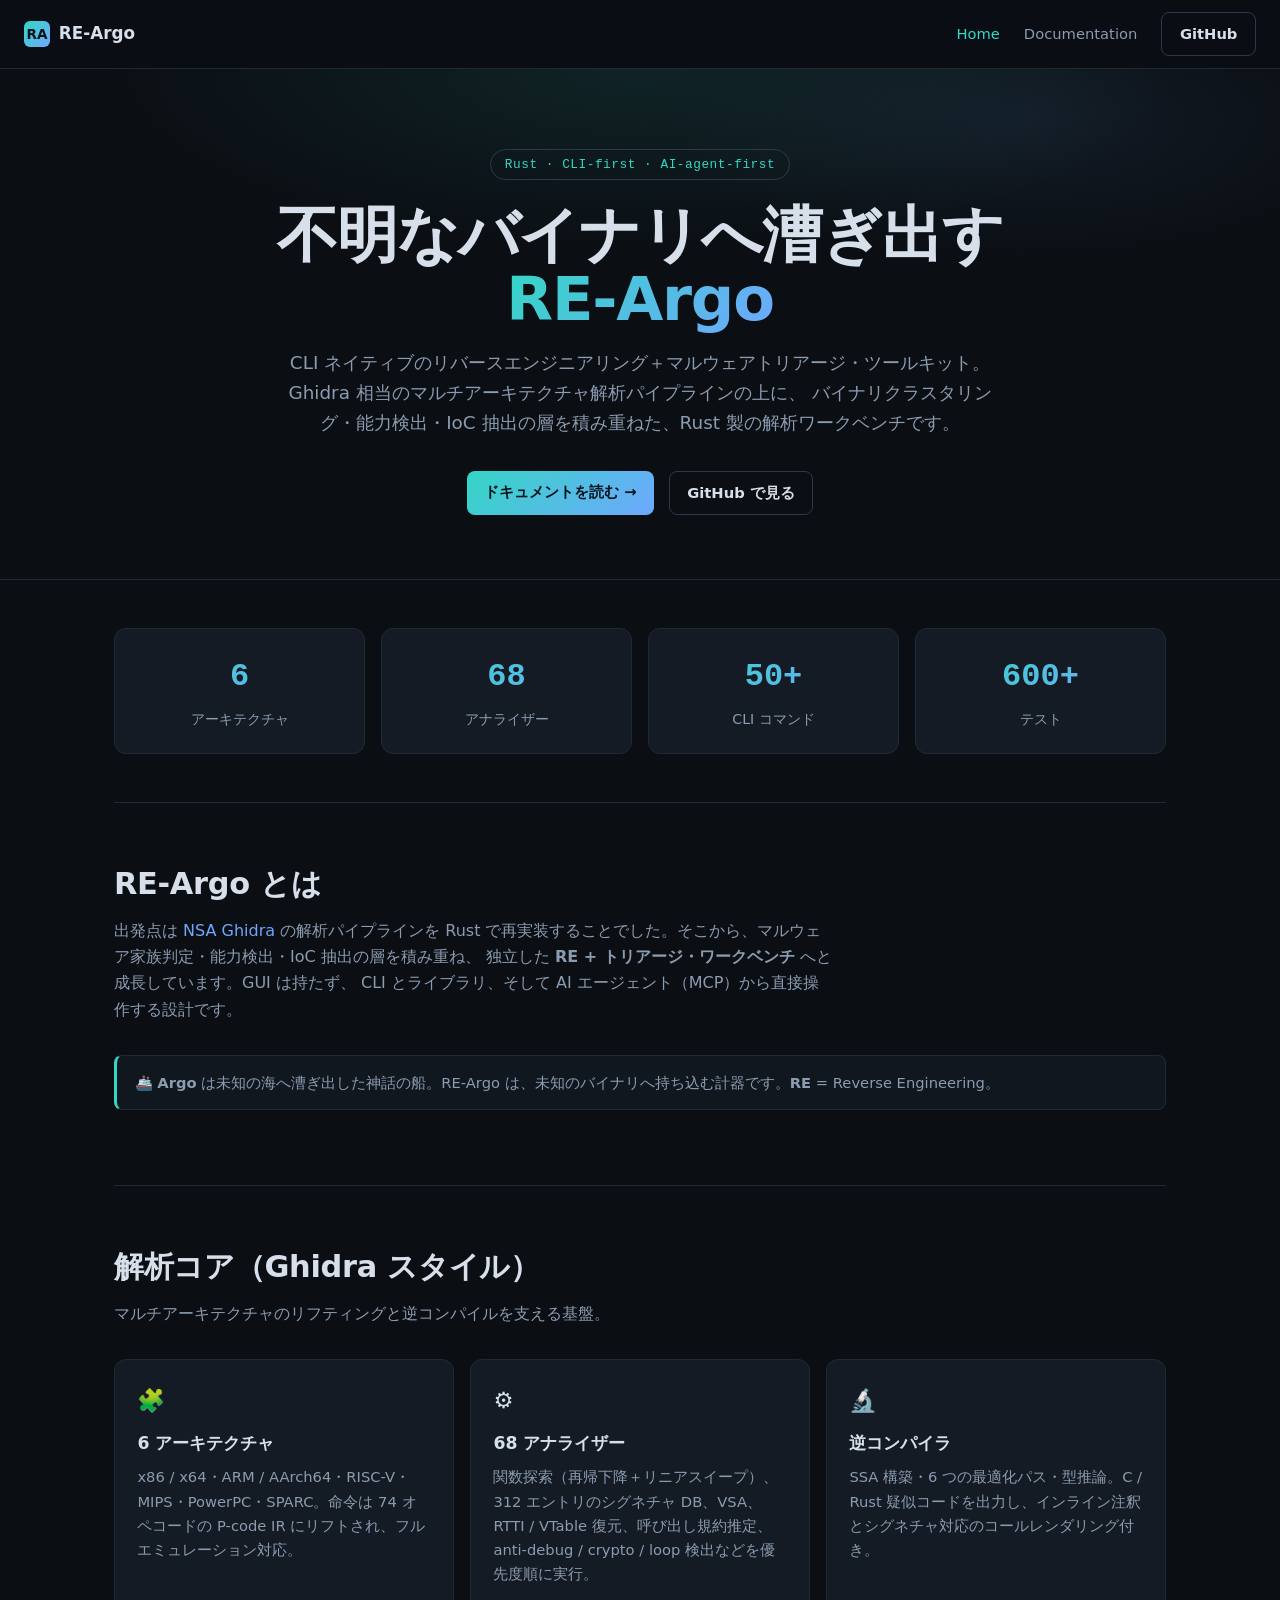
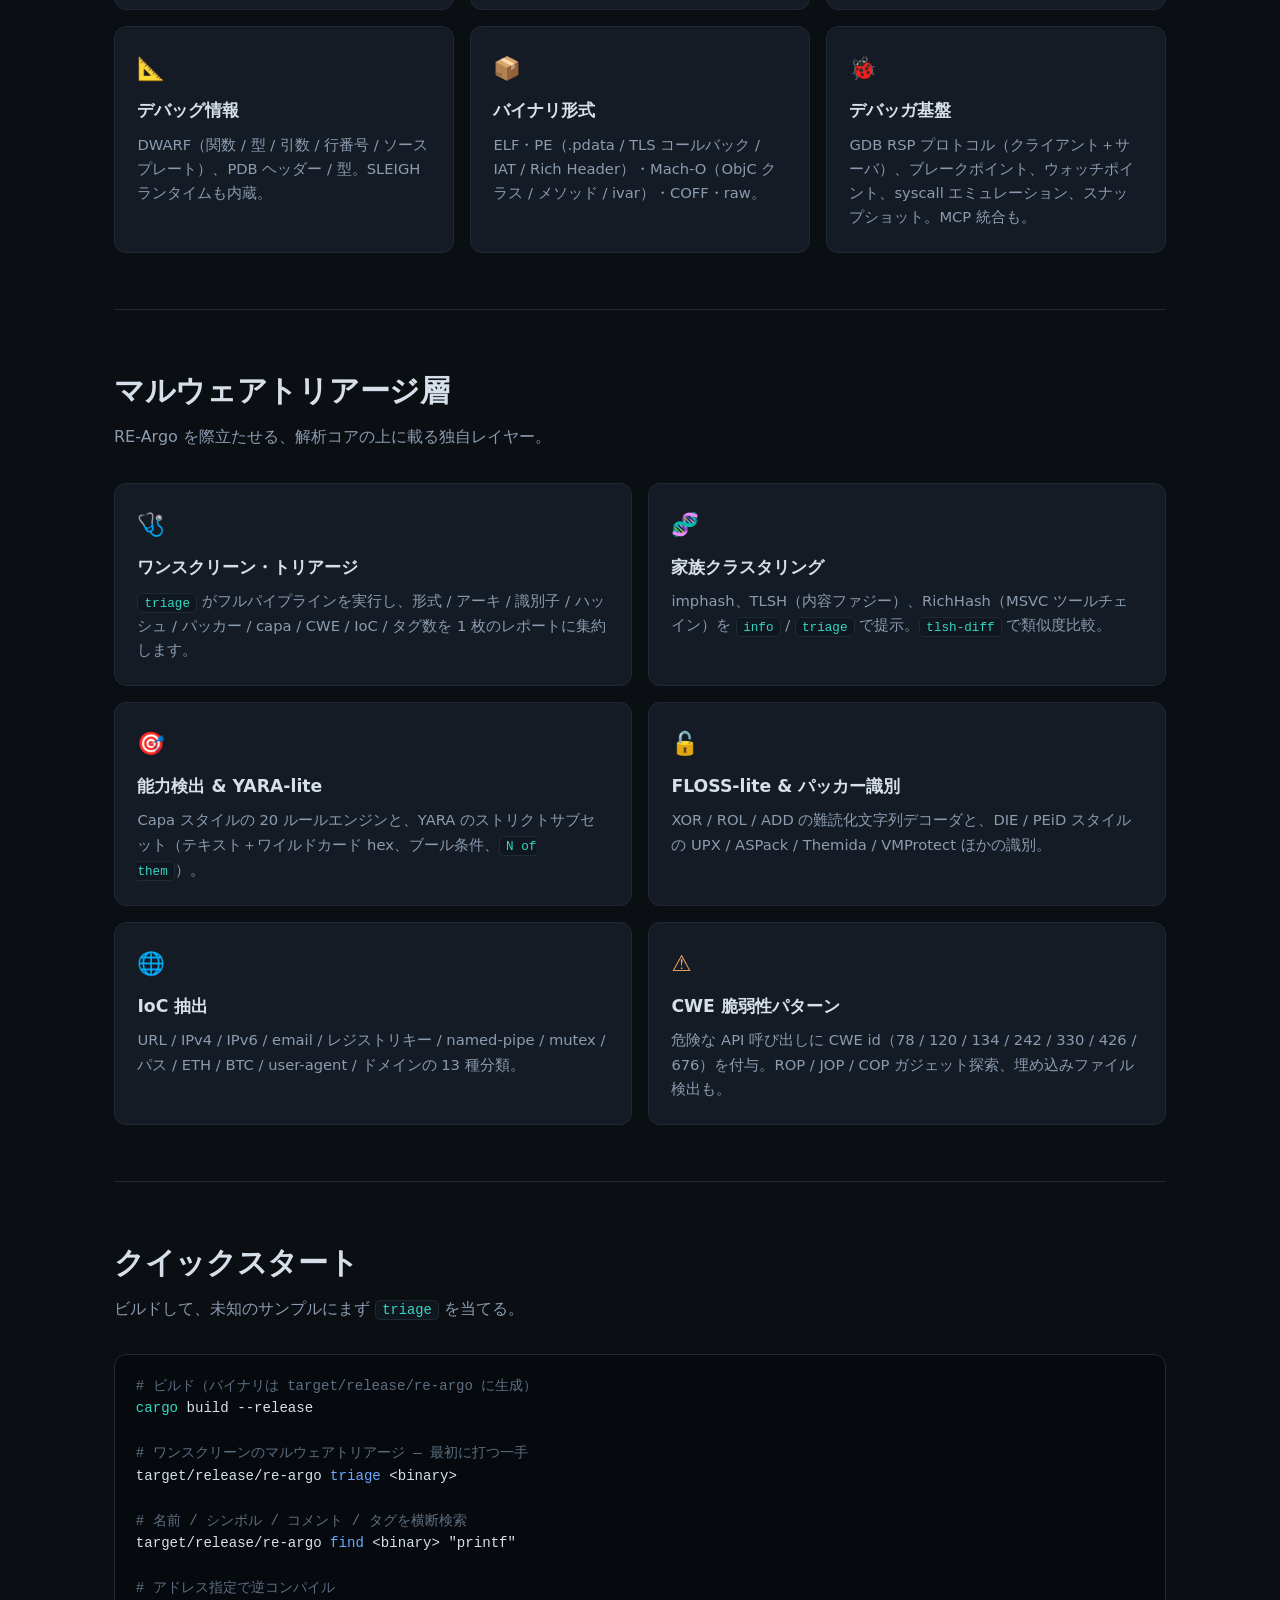
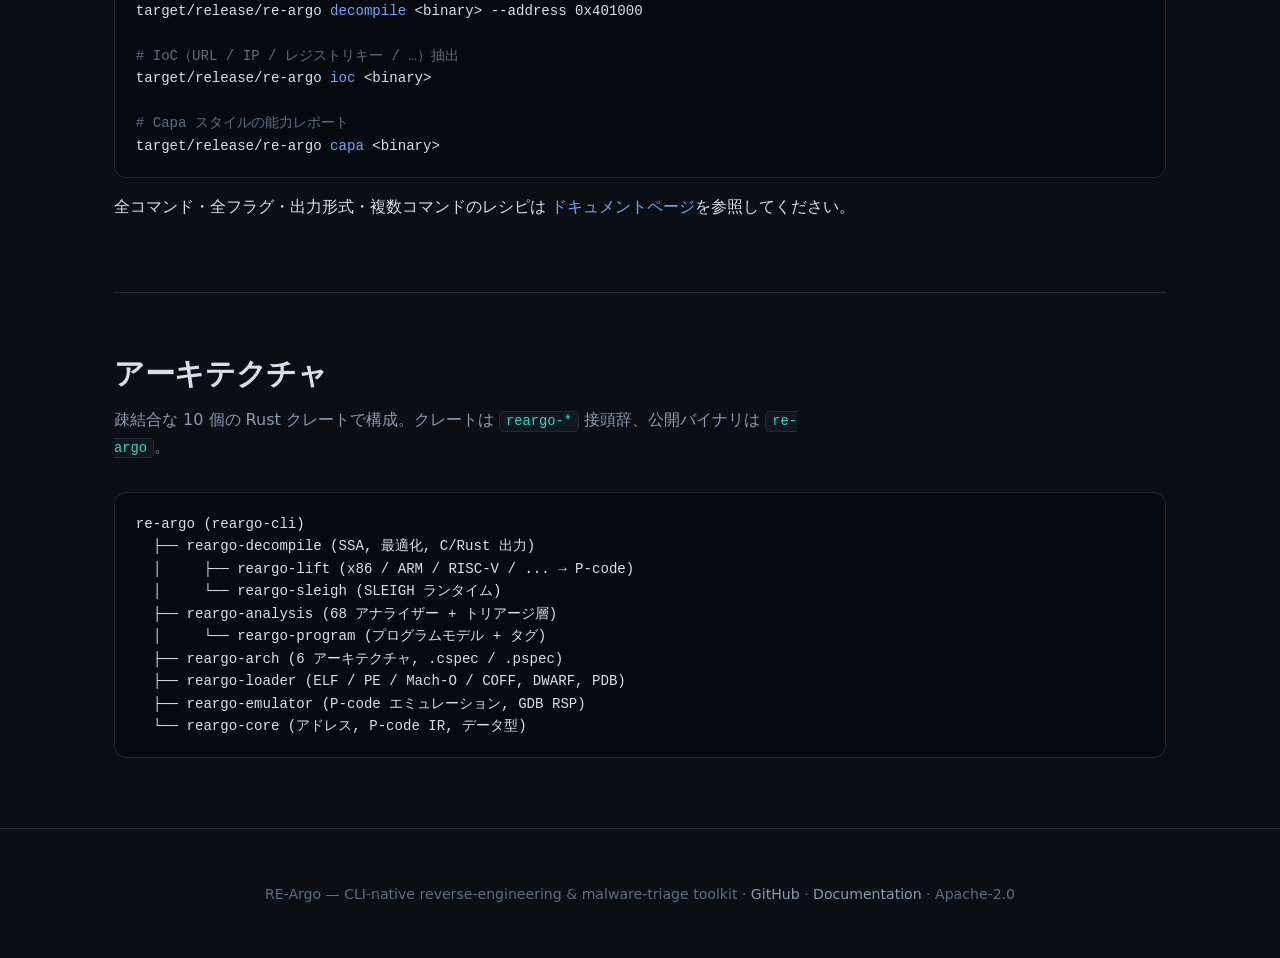
<file: docs/index.html>
<!DOCTYPE html>
<html lang="ja">
<head>
<meta charset="UTF-8">
<meta name="viewport" content="width=device-width, initial-scale=1.0">
<title>RE-Argo — CLI-native reverse-engineering &amp; malware-triage toolkit</title>
<meta name="description" content="RE-Argo は Rust 製の CLI ネイティブなリバースエンジニアリング＋マルウェアトリアージ・ツールキット。Ghidra 相当のマルチアーキテクチャ解析パイプライン上に、バイナリクラスタリング・能力検出・IoC 抽出層を備えます。">
<link rel="stylesheet" href="styles.css">
</head>
<body>

<nav class="nav">
  <a class="brand" href="index.html">
    <span class="logo">RA</span> RE-Argo
  </a>
  <span class="spacer"></span>
  <a class="navlink active hide-sm" href="index.html">Home</a>
  <a class="navlink" href="documentation.html">Documentation</a>
  <a class="btn" href="https://github.com/ynaoak/re-argo">GitHub</a>
</nav>

<header class="hero">
  <span class="eyebrow">Rust · CLI-first · AI-agent-first</span>
  <h1>不明なバイナリへ漕ぎ出す<br><span class="grad">RE-Argo</span></h1>
  <p class="lead">
    CLI ネイティブのリバースエンジニアリング＋マルウェアトリアージ・ツールキット。
    Ghidra 相当のマルチアーキテクチャ解析パイプラインの上に、
    バイナリクラスタリング・能力検出・IoC 抽出の層を積み重ねた、Rust 製の解析ワークベンチです。
  </p>
  <div class="cta">
    <a class="btn primary" href="documentation.html">ドキュメントを読む →</a>
    <a class="btn" href="https://github.com/ynaoak/re-argo">GitHub で見る</a>
  </div>
</header>

<div class="wrap">
  <div class="stats">
    <div class="stat"><div class="num">6</div><div class="label">アーキテクチャ</div></div>
    <div class="stat"><div class="num">68</div><div class="label">アナライザー</div></div>
    <div class="stat"><div class="num">50+</div><div class="label">CLI コマンド</div></div>
    <div class="stat"><div class="num">600+</div><div class="label">テスト</div></div>
  </div>
</div>

<div class="wrap">
  <section class="block" id="what">
    <h2>RE-Argo とは</h2>
    <p class="sub">
      出発点は <a href="https://github.com/NationalSecurityAgency/ghidra">NSA Ghidra</a> の解析パイプラインを
      Rust で再実装することでした。そこから、マルウェア家族判定・能力検出・IoC 抽出の層を積み重ね、
      独立した <strong>RE + トリアージ・ワークベンチ</strong> へと成長しています。GUI は持たず、
      CLI とライブラリ、そして AI エージェント（MCP）から直接操作する設計です。
    </p>
    <div class="callout">
      🚢 <strong>Argo</strong> は未知の海へ漕ぎ出した神話の船。RE-Argo は、未知のバイナリへ持ち込む計器です。<strong>RE</strong> = Reverse Engineering。
    </div>
  </section>

  <section class="block" id="core">
    <h2>解析コア（Ghidra スタイル）</h2>
    <p class="sub">マルチアーキテクチャのリフティングと逆コンパイルを支える基盤。</p>
    <div class="grid cols-3">
      <div class="card">
        <div class="icon">🧩</div>
        <h3>6 アーキテクチャ</h3>
        <p>x86 / x64・ARM / AArch64・RISC-V・MIPS・PowerPC・SPARC。命令は 74 オペコードの P-code IR にリフトされ、フルエミュレーション対応。</p>
      </div>
      <div class="card">
        <div class="icon">⚙️</div>
        <h3>68 アナライザー</h3>
        <p>関数探索（再帰下降＋リニアスイープ）、312 エントリのシグネチャ DB、VSA、RTTI / VTable 復元、呼び出し規約推定、anti-debug / crypto / loop 検出などを優先度順に実行。</p>
      </div>
      <div class="card">
        <div class="icon">🔬</div>
        <h3>逆コンパイラ</h3>
        <p>SSA 構築・6 つの最適化パス・型推論。C / Rust 疑似コードを出力し、インライン注釈とシグネチャ対応のコールレンダリング付き。</p>
      </div>
      <div class="card">
        <div class="icon">📐</div>
        <h3>デバッグ情報</h3>
        <p>DWARF（関数 / 型 / 引数 / 行番号 / ソースプレート）、PDB ヘッダー / 型。SLEIGH ランタイムも内蔵。</p>
      </div>
      <div class="card">
        <div class="icon">📦</div>
        <h3>バイナリ形式</h3>
        <p>ELF・PE（.pdata / TLS コールバック / IAT / Rich Header）・Mach-O（ObjC クラス / メソッド / ivar）・COFF・raw。</p>
      </div>
      <div class="card">
        <div class="icon">🐞</div>
        <h3>デバッガ基盤</h3>
        <p>GDB RSP プロトコル（クライアント＋サーバ）、ブレークポイント、ウォッチポイント、syscall エミュレーション、スナップショット。MCP 統合も。</p>
      </div>
    </div>
  </section>

  <section class="block" id="triage">
    <h2>マルウェアトリアージ層</h2>
    <p class="sub">RE-Argo を際立たせる、解析コアの上に載る独自レイヤー。</p>
    <div class="grid cols-2">
      <div class="card">
        <div class="icon tag-accent">🩺</div>
        <h3>ワンスクリーン・トリアージ</h3>
        <p><code>triage</code> がフルパイプラインを実行し、形式 / アーキ / 識別子 / ハッシュ / パッカー / capa / CWE / IoC / タグ数を 1 枚のレポートに集約します。</p>
      </div>
      <div class="card">
        <div class="icon tag-accent">🧬</div>
        <h3>家族クラスタリング</h3>
        <p>imphash、TLSH（内容ファジー）、RichHash（MSVC ツールチェイン）を <code>info</code> / <code>triage</code> で提示。<code>tlsh-diff</code> で類似度比較。</p>
      </div>
      <div class="card">
        <div class="icon tag-accent">🎯</div>
        <h3>能力検出 &amp; YARA-lite</h3>
        <p>Capa スタイルの 20 ルールエンジンと、YARA のストリクトサブセット（テキスト＋ワイルドカード hex、ブール条件、<code>N of them</code>）。</p>
      </div>
      <div class="card">
        <div class="icon tag-accent">🔓</div>
        <h3>FLOSS-lite &amp; パッカー識別</h3>
        <p>XOR / ROL / ADD の難読化文字列デコーダと、DIE / PEiD スタイルの UPX / ASPack / Themida / VMProtect ほかの識別。</p>
      </div>
      <div class="card">
        <div class="icon tag-accent">🌐</div>
        <h3>IoC 抽出</h3>
        <p>URL / IPv4 / IPv6 / email / レジストリキー / named-pipe / mutex / パス / ETH / BTC / user-agent / ドメインの 13 種分類。</p>
      </div>
      <div class="card">
        <div class="icon tag-warn">⚠️</div>
        <h3>CWE 脆弱性パターン</h3>
        <p>危険な API 呼び出しに CWE id（78 / 120 / 134 / 242 / 330 / 426 / 676）を付与。ROP / JOP / COP ガジェット探索、埋め込みファイル検出も。</p>
      </div>
    </div>
  </section>

  <section class="block" id="quickstart">
    <h2>クイックスタート</h2>
    <p class="sub">ビルドして、未知のサンプルにまず <code>triage</code> を当てる。</p>
<pre><code><span class="code-comment"># ビルド（バイナリは target/release/re-argo に生成）</span>
<span class="code-cmd">cargo</span> build --release

<span class="code-comment"># ワンスクリーンのマルウェアトリアージ — 最初に打つ一手</span>
target/release/re-argo <span class="code-arg">triage</span> &lt;binary&gt;

<span class="code-comment"># 名前 / シンボル / コメント / タグを横断検索</span>
target/release/re-argo <span class="code-arg">find</span> &lt;binary&gt; "printf"

<span class="code-comment"># アドレス指定で逆コンパイル</span>
target/release/re-argo <span class="code-arg">decompile</span> &lt;binary&gt; --address 0x401000

<span class="code-comment"># IoC（URL / IP / レジストリキー / …）抽出</span>
target/release/re-argo <span class="code-arg">ioc</span> &lt;binary&gt;

<span class="code-comment"># Capa スタイルの能力レポート</span>
target/release/re-argo <span class="code-arg">capa</span> &lt;binary&gt;</code></pre>
    <p style="margin-top:1rem;">
      全コマンド・全フラグ・出力形式・複数コマンドのレシピは
      <a href="documentation.html">ドキュメントページ</a>を参照してください。
    </p>
  </section>

  <section class="block arch" id="architecture">
    <h2>アーキテクチャ</h2>
    <p class="sub">疎結合な 10 個の Rust クレートで構成。クレートは <code>reargo-*</code> 接頭辞、公開バイナリは <code>re-argo</code>。</p>
<pre><code>re-argo (reargo-cli)
  ├── reargo-decompile (SSA, 最適化, C/Rust 出力)
  │     ├── reargo-lift (x86 / ARM / RISC-V / ... → P-code)
  │     └── reargo-sleigh (SLEIGH ランタイム)
  ├── reargo-analysis (68 アナライザー + トリアージ層)
  │     └── reargo-program (プログラムモデル + タグ)
  ├── reargo-arch (6 アーキテクチャ, .cspec / .pspec)
  ├── reargo-loader (ELF / PE / Mach-O / COFF, DWARF, PDB)
  ├── reargo-emulator (P-code エミュレーション, GDB RSP)
  └── reargo-core (アドレス, P-code IR, データ型)</code></pre>
  </section>
</div>

<footer>
  <p>
    RE-Argo — CLI-native reverse-engineering &amp; malware-triage toolkit ·
    <a href="https://github.com/ynaoak/re-argo">GitHub</a> ·
    <a href="documentation.html">Documentation</a> ·
    Apache-2.0
  </p>
</footer>

</body>
</html>
</file>
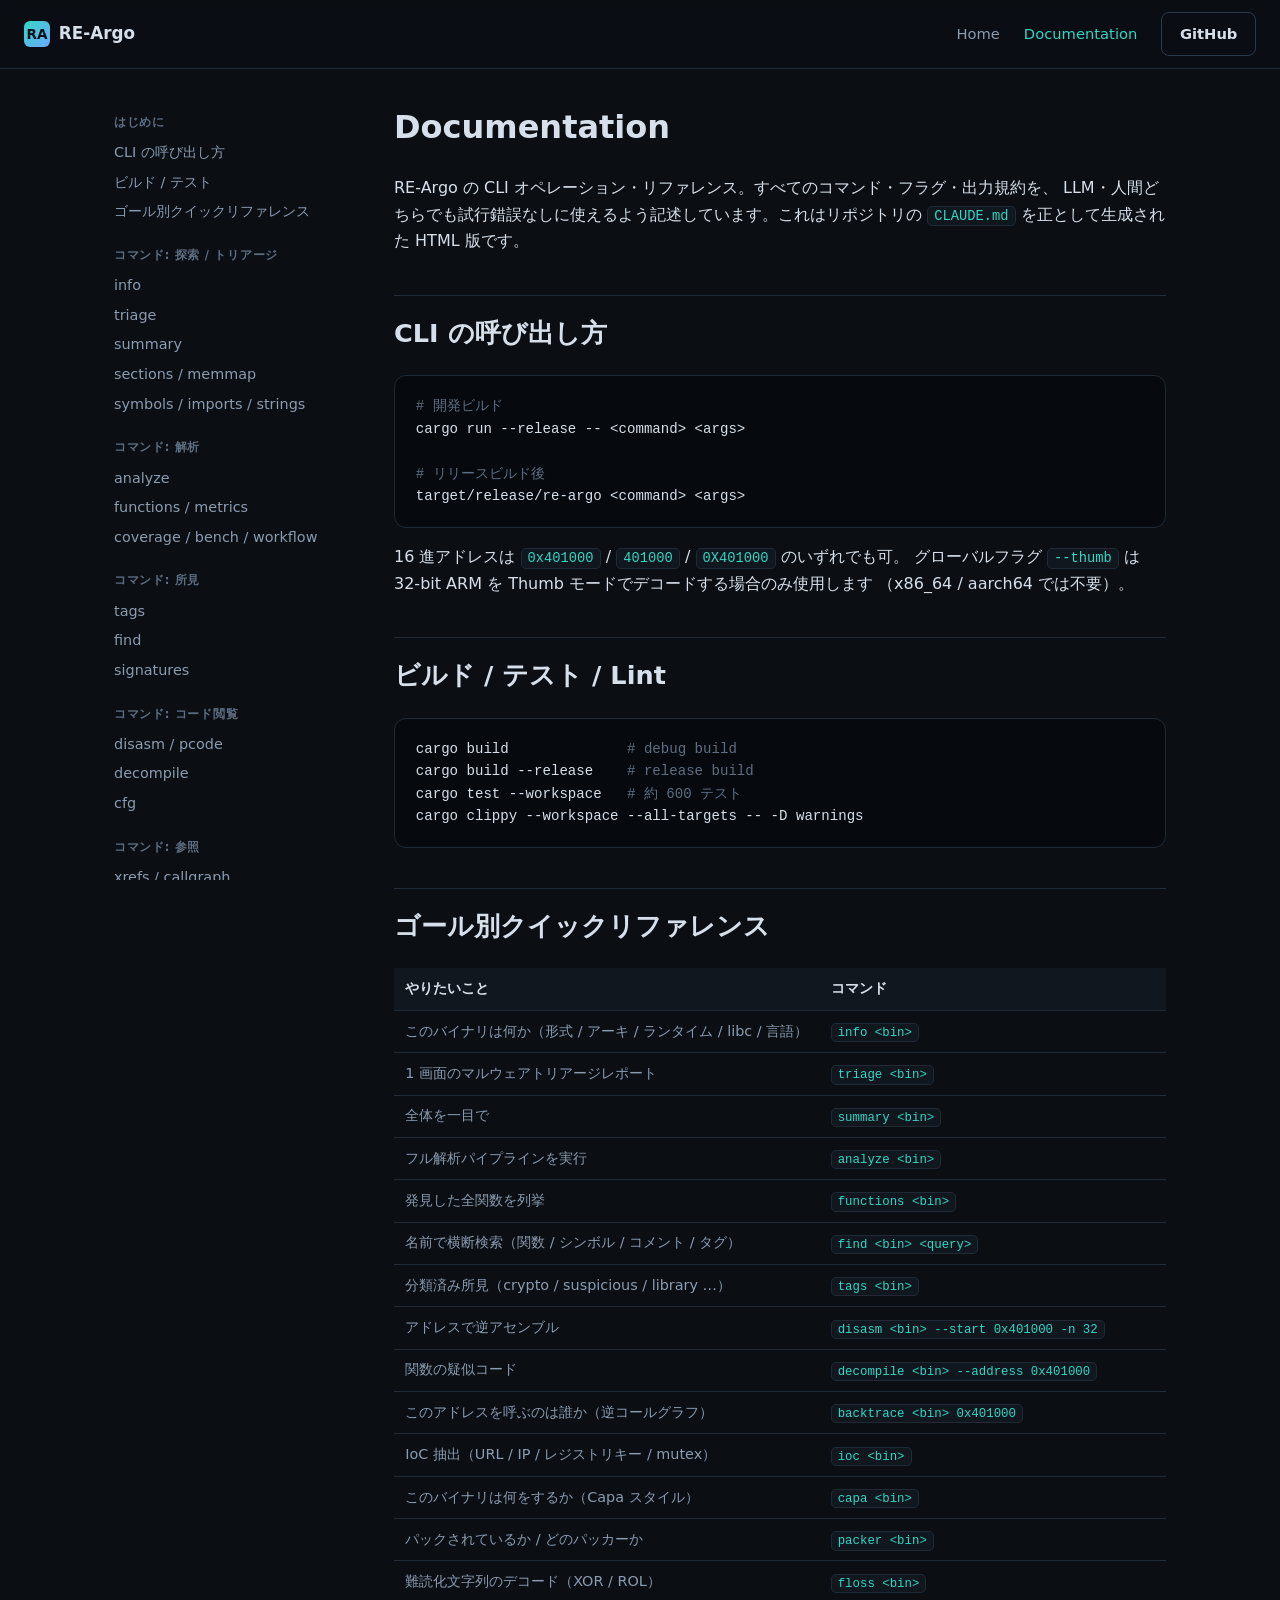
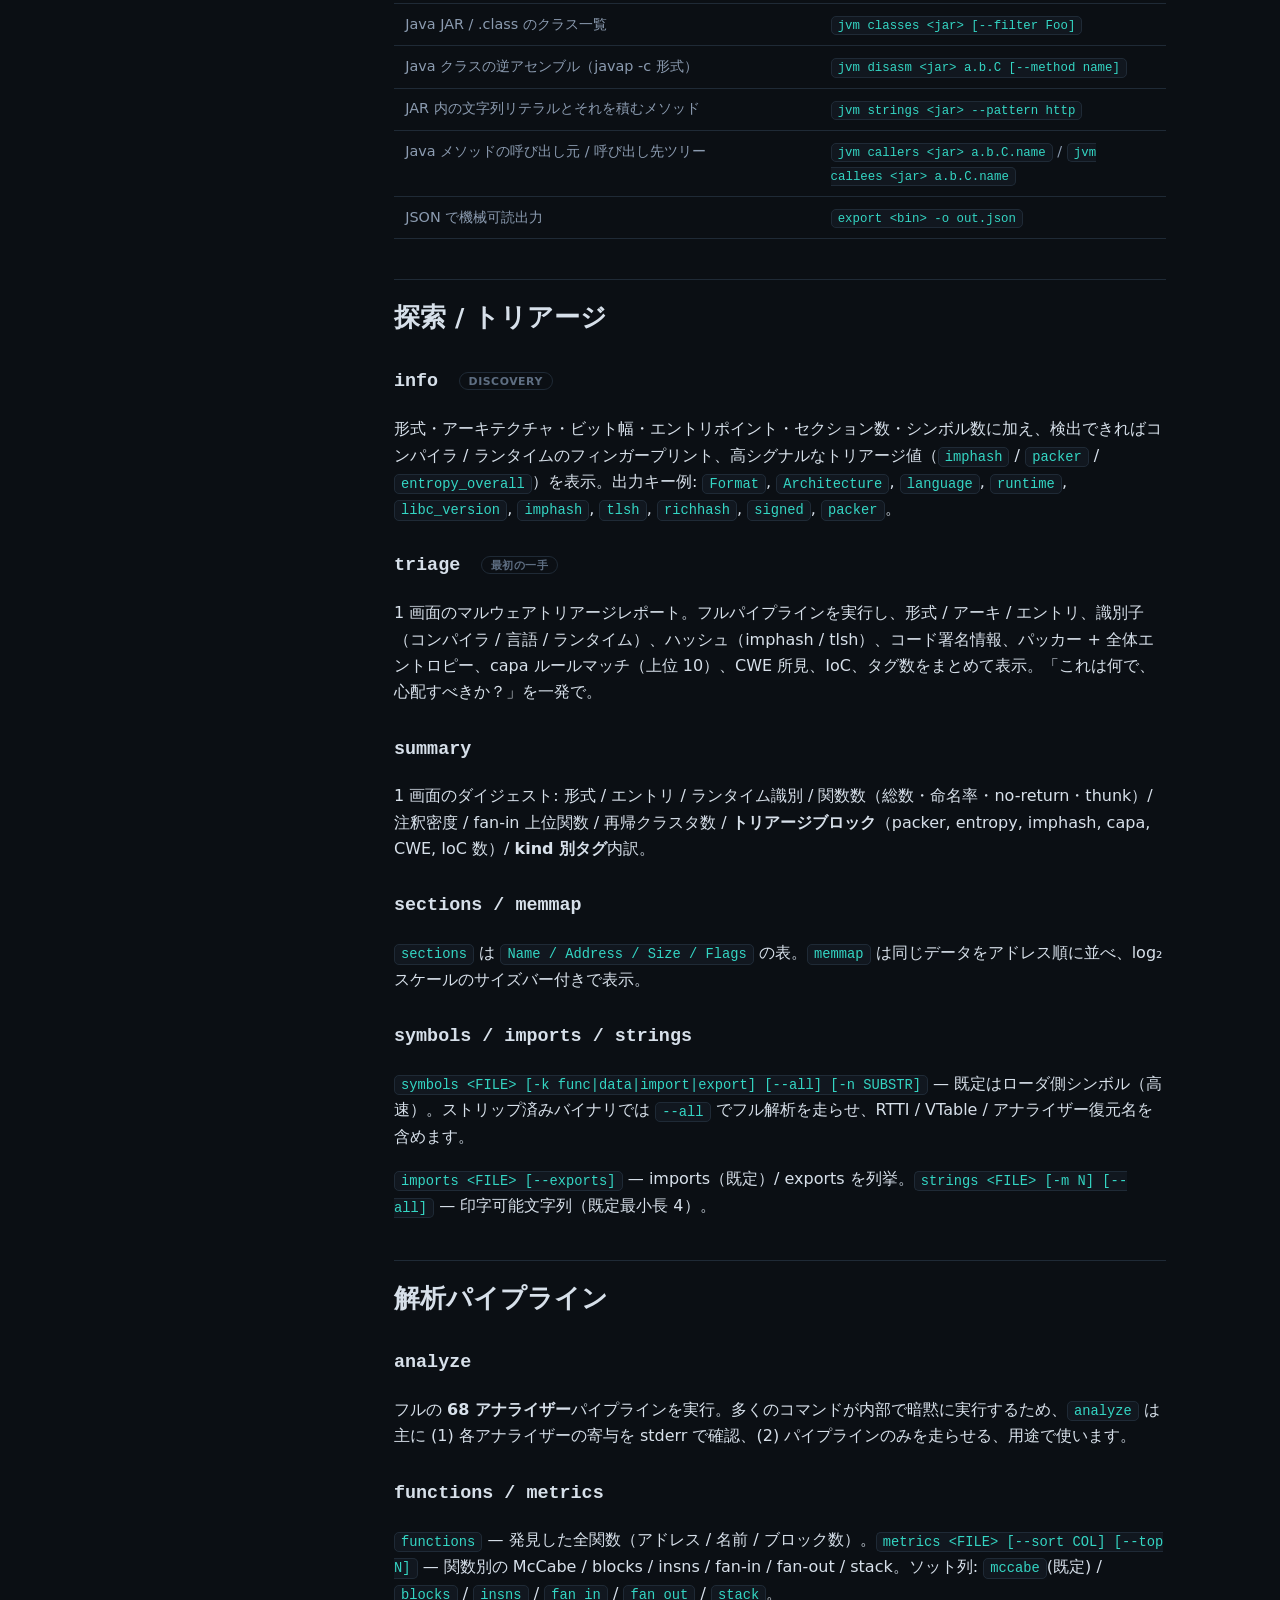
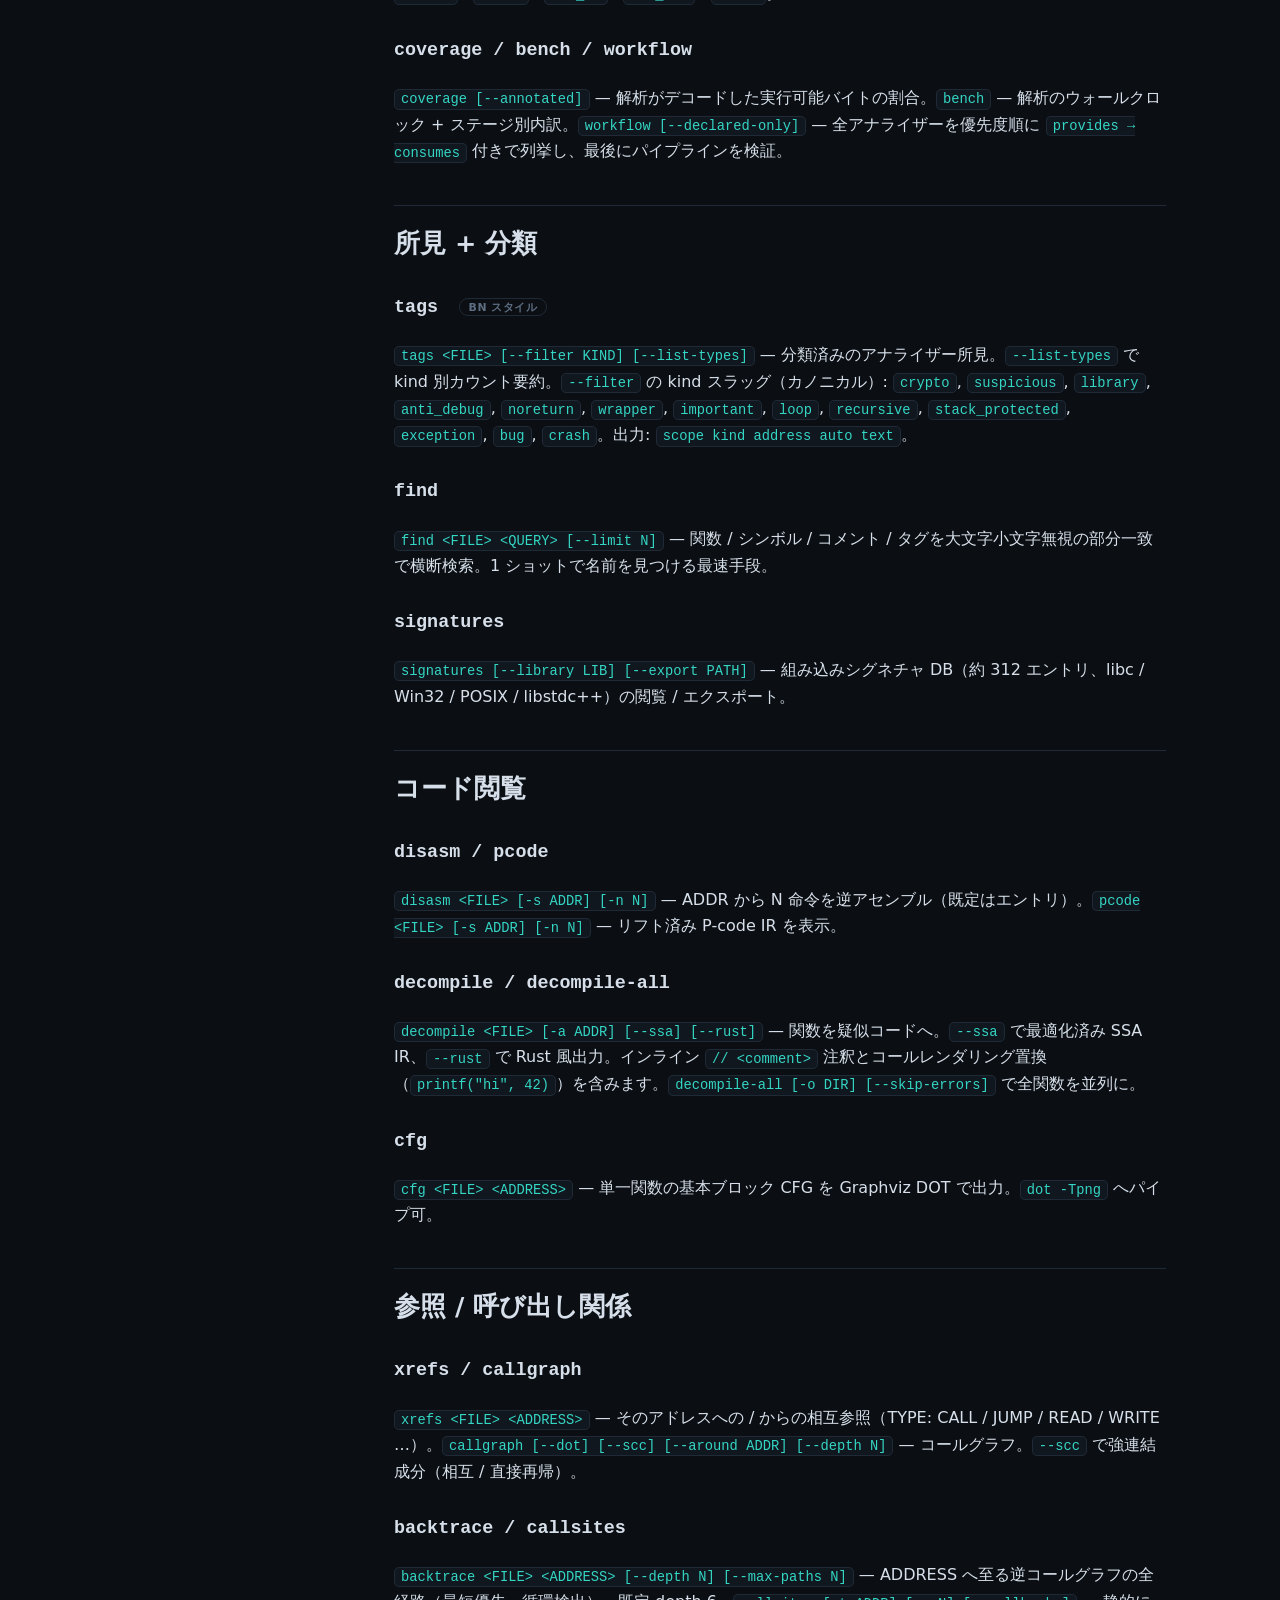
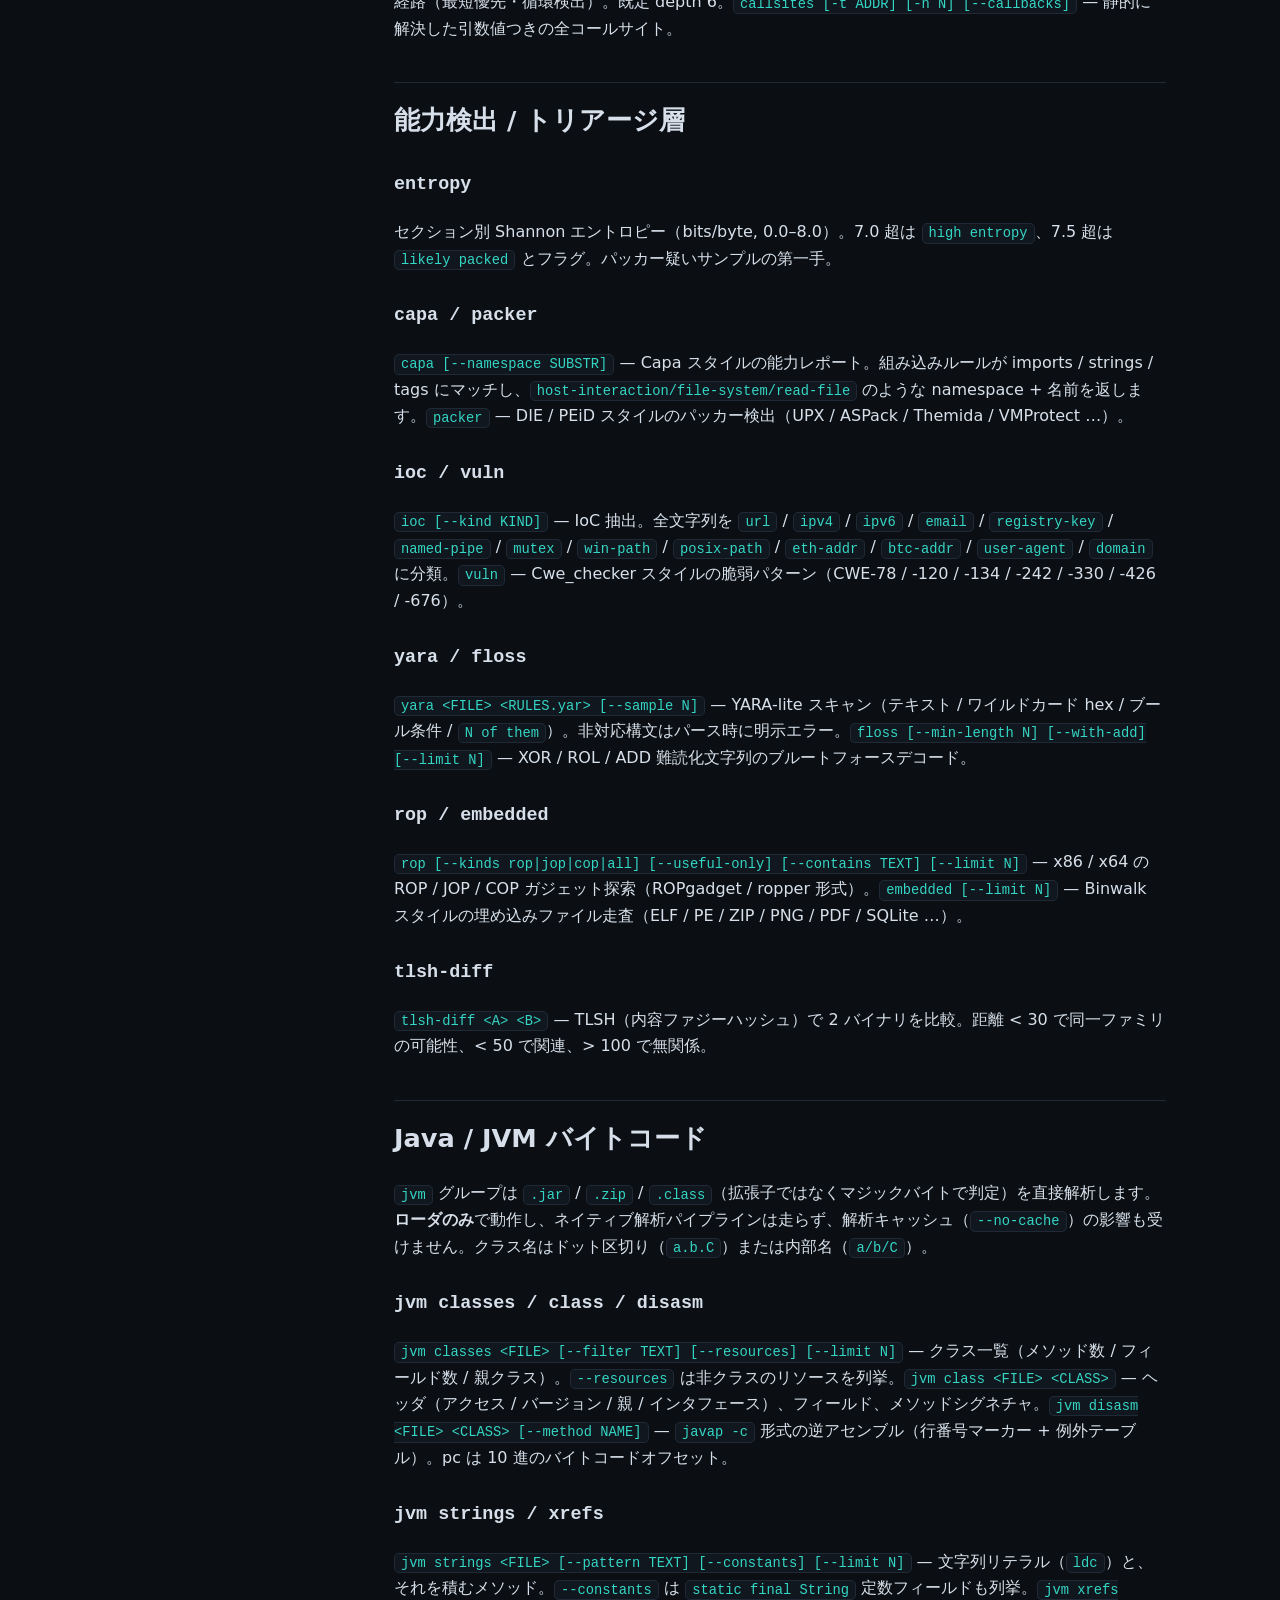
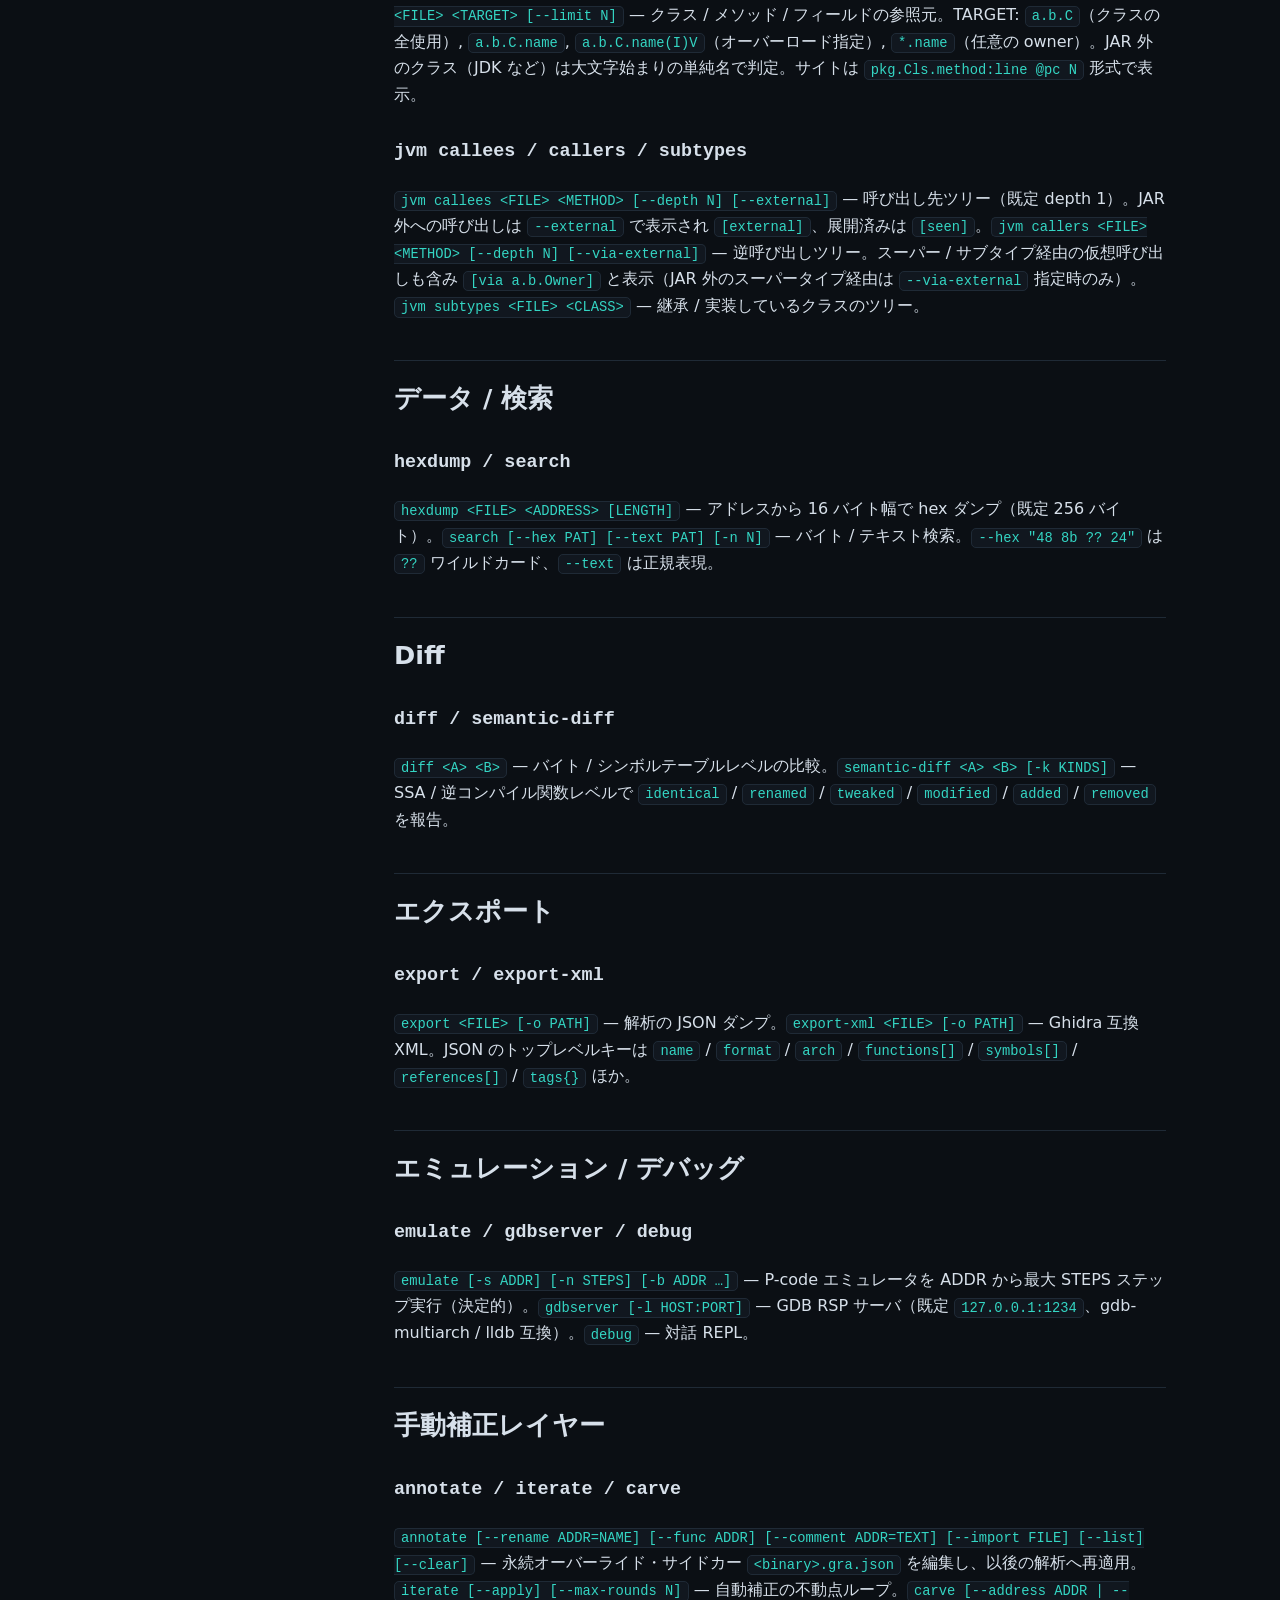
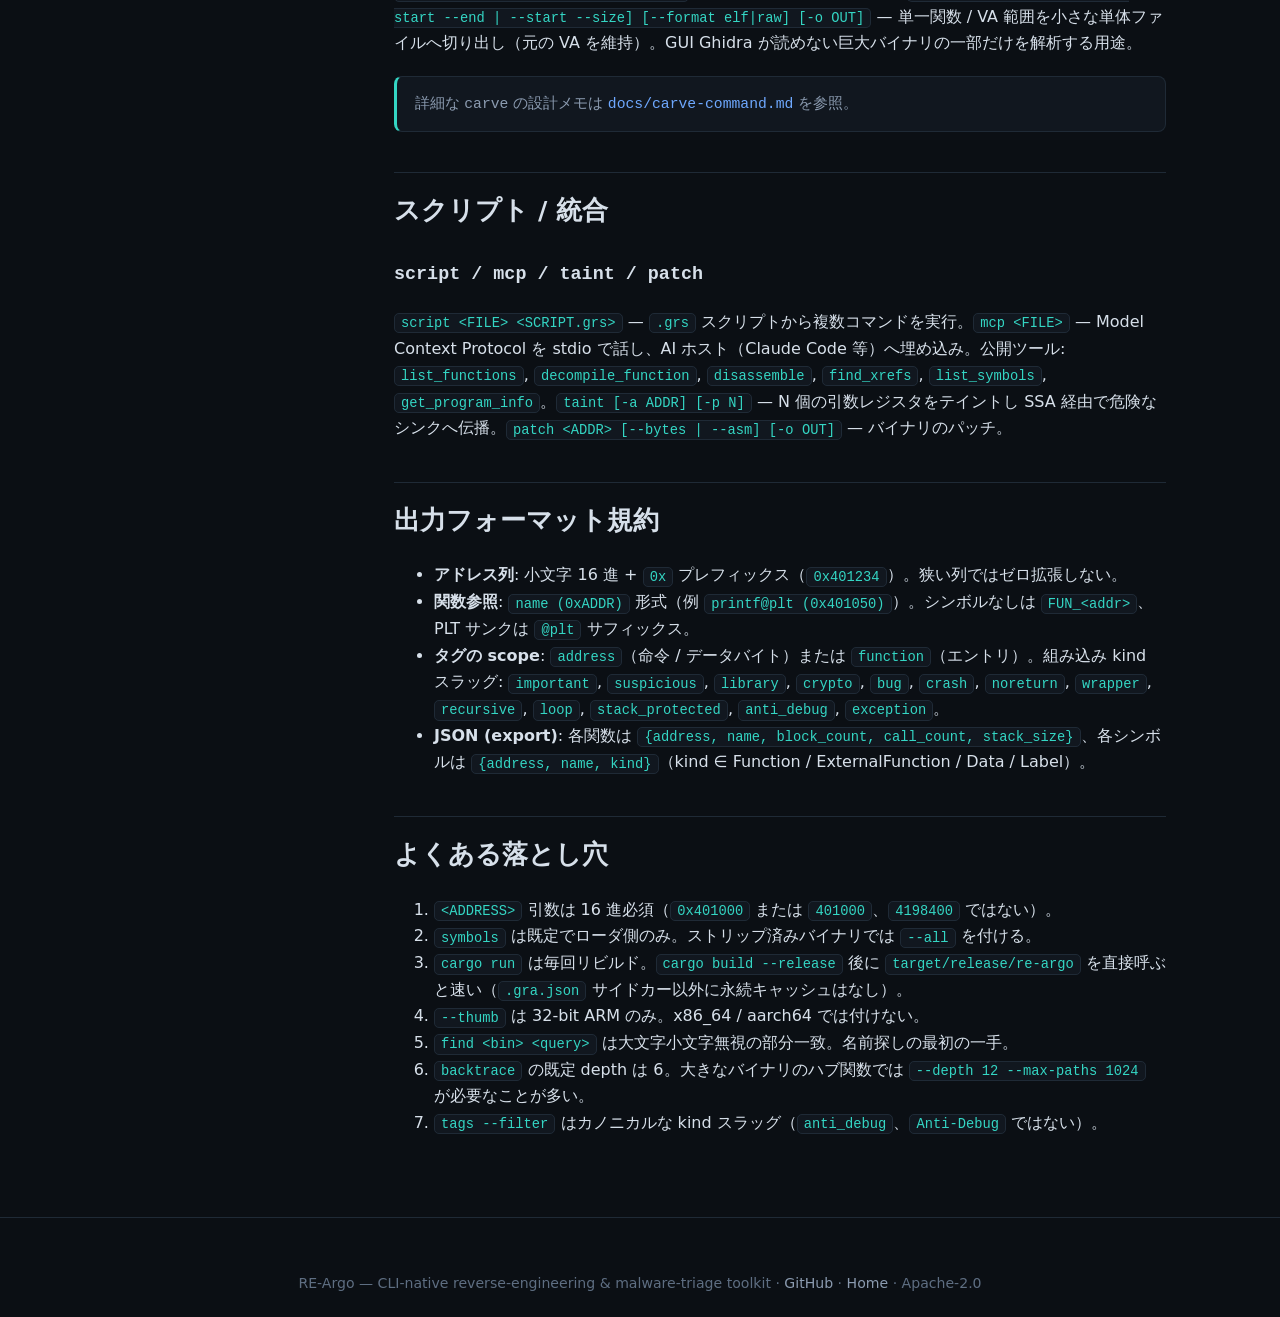
<file: docs/documentation.html>
<!DOCTYPE html>
<html lang="ja">
<head>
<meta charset="UTF-8">
<meta name="viewport" content="width=device-width, initial-scale=1.0">
<title>RE-Argo — Documentation</title>
<meta name="description" content="RE-Argo の CLI コマンドリファレンス。全コマンド・フラグ・出力規約・複数コマンドのレシピ・よくある落とし穴。">
<link rel="stylesheet" href="styles.css">
</head>
<body>

<nav class="nav">
  <a class="brand" href="index.html">
    <span class="logo">RA</span> RE-Argo
  </a>
  <span class="spacer"></span>
  <a class="navlink" href="index.html">Home</a>
  <a class="navlink active hide-sm" href="documentation.html">Documentation</a>
  <a class="btn" href="https://github.com/ynaoak/re-argo">GitHub</a>
</nav>

<div class="wrap">
  <div class="doc-shell">

    <aside class="doc-side">
      <h4>はじめに</h4>
      <a href="#calling">CLI の呼び出し方</a>
      <a href="#build">ビルド / テスト</a>
      <a href="#quickref">ゴール別クイックリファレンス</a>

      <h4>コマンド: 探索 / トリアージ</h4>
      <a href="#info">info</a>
      <a href="#triage">triage</a>
      <a href="#summary">summary</a>
      <a href="#sections">sections / memmap</a>
      <a href="#symbols">symbols / imports / strings</a>

      <h4>コマンド: 解析</h4>
      <a href="#analyze">analyze</a>
      <a href="#functions">functions / metrics</a>
      <a href="#coverage">coverage / bench / workflow</a>

      <h4>コマンド: 所見</h4>
      <a href="#tags">tags</a>
      <a href="#find">find</a>
      <a href="#signatures">signatures</a>

      <h4>コマンド: コード閲覧</h4>
      <a href="#disasm">disasm / pcode</a>
      <a href="#decompile">decompile</a>
      <a href="#cfg">cfg</a>

      <h4>コマンド: 参照</h4>
      <a href="#xrefs">xrefs / callgraph</a>
      <a href="#backtrace">backtrace / callsites</a>

      <h4>コマンド: トリアージ層</h4>
      <a href="#entropy">entropy</a>
      <a href="#capa">capa / packer</a>
      <a href="#ioc">ioc / vuln</a>
      <a href="#yara">yara / floss</a>
      <a href="#rop">rop / embedded</a>
      <a href="#tlsh">tlsh-diff</a>

      <h4>コマンド: Java / JVM</h4>
      <a href="#jvm">jvm classes / class / disasm</a>
      <a href="#jvm-xrefs">jvm strings / xrefs</a>
      <a href="#jvm-calls">jvm callees / callers / subtypes</a>

      <h4>コマンド: その他</h4>
      <a href="#data">hexdump / search</a>
      <a href="#diff">diff / semantic-diff</a>
      <a href="#export">export</a>
      <a href="#emulate">emulate / gdbserver</a>
      <a href="#annotate">annotate / iterate / carve</a>
      <a href="#mcp">script / mcp / taint</a>

      <h4>リファレンス</h4>
      <a href="#conventions">出力規約</a>
      <a href="#gotchas">よくある落とし穴</a>
    </aside>

    <main class="doc-main">
      <h1>Documentation</h1>
      <p class="sub">
        RE-Argo の CLI オペレーション・リファレンス。すべてのコマンド・フラグ・出力規約を、
        LLM・人間どちらでも試行錯誤なしに使えるよう記述しています。これはリポジトリの
        <a href="https://github.com/ynaoak/re-argo/blob/main/CLAUDE.md"><code>CLAUDE.md</code></a> を正として生成された HTML 版です。
      </p>

      <h2 id="calling">CLI の呼び出し方</h2>
<pre><code><span class="code-comment"># 開発ビルド</span>
cargo run --release -- &lt;command&gt; &lt;args&gt;

<span class="code-comment"># リリースビルド後</span>
target/release/re-argo &lt;command&gt; &lt;args&gt;</code></pre>
      <p>
        16 進アドレスは <code>0x401000</code> / <code>401000</code> / <code>0X401000</code> のいずれでも可。
        グローバルフラグ <code>--thumb</code> は 32-bit ARM を Thumb モードでデコードする場合のみ使用します
        （x86_64 / aarch64 では不要）。
      </p>

      <h2 id="build">ビルド / テスト / Lint</h2>
<pre><code>cargo build              <span class="code-comment"># debug build</span>
cargo build --release    <span class="code-comment"># release build</span>
cargo test --workspace   <span class="code-comment"># 約 600 テスト</span>
cargo clippy --workspace --all-targets -- -D warnings</code></pre>

      <h2 id="quickref">ゴール別クイックリファレンス</h2>
      <table>
        <thead><tr><th>やりたいこと</th><th>コマンド</th></tr></thead>
        <tbody>
          <tr><td>このバイナリは何か（形式 / アーキ / ランタイム / libc / 言語）</td><td><code>info &lt;bin&gt;</code></td></tr>
          <tr><td>1 画面のマルウェアトリアージレポート</td><td><code>triage &lt;bin&gt;</code></td></tr>
          <tr><td>全体を一目で</td><td><code>summary &lt;bin&gt;</code></td></tr>
          <tr><td>フル解析パイプラインを実行</td><td><code>analyze &lt;bin&gt;</code></td></tr>
          <tr><td>発見した全関数を列挙</td><td><code>functions &lt;bin&gt;</code></td></tr>
          <tr><td>名前で横断検索（関数 / シンボル / コメント / タグ）</td><td><code>find &lt;bin&gt; &lt;query&gt;</code></td></tr>
          <tr><td>分類済み所見（crypto / suspicious / library …）</td><td><code>tags &lt;bin&gt;</code></td></tr>
          <tr><td>アドレスで逆アセンブル</td><td><code>disasm &lt;bin&gt; --start 0x401000 -n 32</code></td></tr>
          <tr><td>関数の疑似コード</td><td><code>decompile &lt;bin&gt; --address 0x401000</code></td></tr>
          <tr><td>このアドレスを呼ぶのは誰か（逆コールグラフ）</td><td><code>backtrace &lt;bin&gt; 0x401000</code></td></tr>
          <tr><td>IoC 抽出（URL / IP / レジストリキー / mutex）</td><td><code>ioc &lt;bin&gt;</code></td></tr>
          <tr><td>このバイナリは何をするか（Capa スタイル）</td><td><code>capa &lt;bin&gt;</code></td></tr>
          <tr><td>パックされているか / どのパッカーか</td><td><code>packer &lt;bin&gt;</code></td></tr>
          <tr><td>難読化文字列のデコード（XOR / ROL）</td><td><code>floss &lt;bin&gt;</code></td></tr>
          <tr><td>Java JAR / .class のクラス一覧</td><td><code>jvm classes &lt;jar&gt; [--filter Foo]</code></td></tr>
          <tr><td>Java クラスの逆アセンブル（javap -c 形式）</td><td><code>jvm disasm &lt;jar&gt; a.b.C [--method name]</code></td></tr>
          <tr><td>JAR 内の文字列リテラルとそれを積むメソッド</td><td><code>jvm strings &lt;jar&gt; --pattern http</code></td></tr>
          <tr><td>Java メソッドの呼び出し元 / 呼び出し先ツリー</td><td><code>jvm callers &lt;jar&gt; a.b.C.name</code> / <code>jvm callees &lt;jar&gt; a.b.C.name</code></td></tr>
          <tr><td>JSON で機械可読出力</td><td><code>export &lt;bin&gt; -o out.json</code></td></tr>
        </tbody>
      </table>

      <!-- ===================== 探索 / トリアージ ===================== -->
      <h2 id="info">探索 / トリアージ</h2>

      <h3>info <span class="badge">discovery</span></h3>
      <p>形式・アーキテクチャ・ビット幅・エントリポイント・セクション数・シンボル数に加え、検出できればコンパイラ / ランタイムのフィンガープリント、高シグナルなトリアージ値（<code>imphash</code> / <code>packer</code> / <code>entropy_overall</code>）を表示。出力キー例: <code>Format</code>, <code>Architecture</code>, <code>language</code>, <code>runtime</code>, <code>libc_version</code>, <code>imphash</code>, <code>tlsh</code>, <code>richhash</code>, <code>signed</code>, <code>packer</code>。</p>

      <h3 id="triage">triage <span class="badge">最初の一手</span></h3>
      <p>1 画面のマルウェアトリアージレポート。フルパイプラインを実行し、形式 / アーキ / エントリ、識別子（コンパイラ / 言語 / ランタイム）、ハッシュ（imphash / tlsh）、コード署名情報、パッカー + 全体エントロピー、capa ルールマッチ（上位 10）、CWE 所見、IoC、タグ数をまとめて表示。「これは何で、心配すべきか？」を一発で。</p>

      <h3 id="summary">summary</h3>
      <p>1 画面のダイジェスト: 形式 / エントリ / ランタイム識別 / 関数数（総数・命名率・no-return・thunk）/ 注釈密度 / fan-in 上位関数 / 再帰クラスタ数 / <strong>トリアージブロック</strong>（packer, entropy, imphash, capa, CWE, IoC 数）/ <strong>kind 別タグ</strong>内訳。</p>

      <h3 id="sections">sections / memmap</h3>
      <p><code>sections</code> は <code>Name / Address / Size / Flags</code> の表。<code>memmap</code> は同じデータをアドレス順に並べ、log₂ スケールのサイズバー付きで表示。</p>

      <h3 id="symbols">symbols / imports / strings</h3>
      <p><code>symbols &lt;FILE&gt; [-k func|data|import|export] [--all] [-n SUBSTR]</code> — 既定はローダ側シンボル（高速）。ストリップ済みバイナリでは <code>--all</code> でフル解析を走らせ、RTTI / VTable / アナライザー復元名を含めます。</p>
      <p><code>imports &lt;FILE&gt; [--exports]</code> — imports（既定）/ exports を列挙。<code>strings &lt;FILE&gt; [-m N] [--all]</code> — 印字可能文字列（既定最小長 4）。</p>

      <!-- ===================== 解析 ===================== -->
      <h2 id="analyze">解析パイプライン</h2>

      <h3>analyze</h3>
      <p>フルの <strong>68 アナライザー</strong>パイプラインを実行。多くのコマンドが内部で暗黙に実行するため、<code>analyze</code> は主に (1) 各アナライザーの寄与を stderr で確認、(2) パイプラインのみを走らせる、用途で使います。</p>

      <h3 id="functions">functions / metrics</h3>
      <p><code>functions</code> — 発見した全関数（アドレス / 名前 / ブロック数）。<code>metrics &lt;FILE&gt; [--sort COL] [--top N]</code> — 関数別の McCabe / blocks / insns / fan-in / fan-out / stack。ソット列: <code>mccabe</code>(既定) / <code>blocks</code> / <code>insns</code> / <code>fan_in</code> / <code>fan_out</code> / <code>stack</code>。</p>

      <h3 id="coverage">coverage / bench / workflow</h3>
      <p><code>coverage [--annotated]</code> — 解析がデコードした実行可能バイトの割合。<code>bench</code> — 解析のウォールクロック + ステージ別内訳。<code>workflow [--declared-only]</code> — 全アナライザーを優先度順に <code>provides → consumes</code> 付きで列挙し、最後にパイプラインを検証。</p>

      <!-- ===================== 所見 ===================== -->
      <h2 id="tags">所見 + 分類</h2>

      <h3>tags <span class="badge">BN スタイル</span></h3>
      <p><code>tags &lt;FILE&gt; [--filter KIND] [--list-types]</code> — 分類済みのアナライザー所見。<code>--list-types</code> で kind 別カウント要約。<code>--filter</code> の kind スラッグ（カノニカル）: <code>crypto</code>, <code>suspicious</code>, <code>library</code>, <code>anti_debug</code>, <code>noreturn</code>, <code>wrapper</code>, <code>important</code>, <code>loop</code>, <code>recursive</code>, <code>stack_protected</code>, <code>exception</code>, <code>bug</code>, <code>crash</code>。出力: <code>scope kind address auto text</code>。</p>

      <h3 id="find">find</h3>
      <p><code>find &lt;FILE&gt; &lt;QUERY&gt; [--limit N]</code> — 関数 / シンボル / コメント / タグを大文字小文字無視の部分一致で横断検索。1 ショットで名前を見つける最速手段。</p>

      <h3 id="signatures">signatures</h3>
      <p><code>signatures [--library LIB] [--export PATH]</code> — 組み込みシグネチャ DB（約 312 エントリ、libc / Win32 / POSIX / libstdc++）の閲覧 / エクスポート。</p>

      <!-- ===================== コード閲覧 ===================== -->
      <h2 id="disasm">コード閲覧</h2>

      <h3>disasm / pcode</h3>
      <p><code>disasm &lt;FILE&gt; [-s ADDR] [-n N]</code> — ADDR から N 命令を逆アセンブル（既定はエントリ）。<code>pcode &lt;FILE&gt; [-s ADDR] [-n N]</code> — リフト済み P-code IR を表示。</p>

      <h3 id="decompile">decompile / decompile-all</h3>
      <p><code>decompile &lt;FILE&gt; [-a ADDR] [--ssa] [--rust]</code> — 関数を疑似コードへ。<code>--ssa</code> で最適化済み SSA IR、<code>--rust</code> で Rust 風出力。インライン <code>// &lt;comment&gt;</code> 注釈とコールレンダリング置換（<code>printf("hi", 42)</code>）を含みます。<code>decompile-all [-o DIR] [--skip-errors]</code> で全関数を並列に。</p>

      <h3 id="cfg">cfg</h3>
      <p><code>cfg &lt;FILE&gt; &lt;ADDRESS&gt;</code> — 単一関数の基本ブロック CFG を Graphviz DOT で出力。<code>dot -Tpng</code> へパイプ可。</p>

      <!-- ===================== 参照 ===================== -->
      <h2 id="xrefs">参照 / 呼び出し関係</h2>

      <h3>xrefs / callgraph</h3>
      <p><code>xrefs &lt;FILE&gt; &lt;ADDRESS&gt;</code> — そのアドレスへの / からの相互参照（TYPE: CALL / JUMP / READ / WRITE …）。<code>callgraph [--dot] [--scc] [--around ADDR] [--depth N]</code> — コールグラフ。<code>--scc</code> で強連結成分（相互 / 直接再帰）。</p>

      <h3 id="backtrace">backtrace / callsites</h3>
      <p><code>backtrace &lt;FILE&gt; &lt;ADDRESS&gt; [--depth N] [--max-paths N]</code> — ADDRESS へ至る逆コールグラフの全経路（最短優先・循環検出）。既定 depth 6。<code>callsites [-t ADDR] [-n N] [--callbacks]</code> — 静的に解決した引数値つきの全コールサイト。</p>

      <!-- ===================== トリアージ層 ===================== -->
      <h2 id="entropy">能力検出 / トリアージ層</h2>

      <h3>entropy</h3>
      <p>セクション別 Shannon エントロピー（bits/byte, 0.0–8.0）。7.0 超は <code>high entropy</code>、7.5 超は <code>likely packed</code> とフラグ。パッカー疑いサンプルの第一手。</p>

      <h3 id="capa">capa / packer</h3>
      <p><code>capa [--namespace SUBSTR]</code> — Capa スタイルの能力レポート。組み込みルールが imports / strings / tags にマッチし、<code>host-interaction/file-system/read-file</code> のような namespace + 名前を返します。<code>packer</code> — DIE / PEiD スタイルのパッカー検出（UPX / ASPack / Themida / VMProtect …）。</p>

      <h3 id="ioc">ioc / vuln</h3>
      <p><code>ioc [--kind KIND]</code> — IoC 抽出。全文字列を <code>url</code> / <code>ipv4</code> / <code>ipv6</code> / <code>email</code> / <code>registry-key</code> / <code>named-pipe</code> / <code>mutex</code> / <code>win-path</code> / <code>posix-path</code> / <code>eth-addr</code> / <code>btc-addr</code> / <code>user-agent</code> / <code>domain</code> に分類。<code>vuln</code> — Cwe_checker スタイルの脆弱パターン（CWE-78 / -120 / -134 / -242 / -330 / -426 / -676）。</p>

      <h3 id="yara">yara / floss</h3>
      <p><code>yara &lt;FILE&gt; &lt;RULES.yar&gt; [--sample N]</code> — YARA-lite スキャン（テキスト / ワイルドカード hex / ブール条件 / <code>N of them</code>）。非対応構文はパース時に明示エラー。<code>floss [--min-length N] [--with-add] [--limit N]</code> — XOR / ROL / ADD 難読化文字列のブルートフォースデコード。</p>

      <h3 id="rop">rop / embedded</h3>
      <p><code>rop [--kinds rop|jop|cop|all] [--useful-only] [--contains TEXT] [--limit N]</code> — x86 / x64 の ROP / JOP / COP ガジェット探索（ROPgadget / ropper 形式）。<code>embedded [--limit N]</code> — Binwalk スタイルの埋め込みファイル走査（ELF / PE / ZIP / PNG / PDF / SQLite …）。</p>

      <h3 id="tlsh">tlsh-diff</h3>
      <p><code>tlsh-diff &lt;A&gt; &lt;B&gt;</code> — TLSH（内容ファジーハッシュ）で 2 バイナリを比較。距離 &lt; 30 で同一ファミリの可能性、&lt; 50 で関連、&gt; 100 で無関係。</p>

      <h2 id="jvm">Java / JVM バイトコード</h2>
      <p><code>jvm</code> グループは <code>.jar</code> / <code>.zip</code> / <code>.class</code>（拡張子ではなくマジックバイトで判定）を直接解析します。<strong>ローダのみ</strong>で動作し、ネイティブ解析パイプラインは走らず、解析キャッシュ（<code>--no-cache</code>）の影響も受けません。クラス名はドット区切り（<code>a.b.C</code>）または内部名（<code>a/b/C</code>）。</p>
      <h3>jvm classes / class / disasm</h3>
      <p><code>jvm classes &lt;FILE&gt; [--filter TEXT] [--resources] [--limit N]</code> — クラス一覧（メソッド数 / フィールド数 / 親クラス）。<code>--resources</code> は非クラスのリソースを列挙。<code>jvm class &lt;FILE&gt; &lt;CLASS&gt;</code> — ヘッダ（アクセス / バージョン / 親 / インタフェース）、フィールド、メソッドシグネチャ。<code>jvm disasm &lt;FILE&gt; &lt;CLASS&gt; [--method NAME]</code> — <code>javap -c</code> 形式の逆アセンブル（行番号マーカー + 例外テーブル）。pc は 10 進のバイトコードオフセット。</p>

      <h3 id="jvm-xrefs">jvm strings / xrefs</h3>
      <p><code>jvm strings &lt;FILE&gt; [--pattern TEXT] [--constants] [--limit N]</code> — 文字列リテラル（<code>ldc</code>）と、それを積むメソッド。<code>--constants</code> は <code>static final String</code> 定数フィールドも列挙。<code>jvm xrefs &lt;FILE&gt; &lt;TARGET&gt; [--limit N]</code> — クラス / メソッド / フィールドの参照元。TARGET: <code>a.b.C</code>（クラスの全使用）, <code>a.b.C.name</code>, <code>a.b.C.name(I)V</code>（オーバーロード指定）, <code>*.name</code>（任意の owner）。JAR 外のクラス（JDK など）は大文字始まりの単純名で判定。サイトは <code>pkg.Cls.method:line @pc N</code> 形式で表示。</p>

      <h3 id="jvm-calls">jvm callees / callers / subtypes</h3>
      <p><code>jvm callees &lt;FILE&gt; &lt;METHOD&gt; [--depth N] [--external]</code> — 呼び出し先ツリー（既定 depth 1）。JAR 外への呼び出しは <code>--external</code> で表示され <code>[external]</code>、展開済みは <code>[seen]</code>。<code>jvm callers &lt;FILE&gt; &lt;METHOD&gt; [--depth N] [--via-external]</code> — 逆呼び出しツリー。スーパー / サブタイプ経由の仮想呼び出しも含み <code>[via a.b.Owner]</code> と表示（JAR 外のスーパータイプ経由は <code>--via-external</code> 指定時のみ）。<code>jvm subtypes &lt;FILE&gt; &lt;CLASS&gt;</code> — 継承 / 実装しているクラスのツリー。</p>

      <!-- ===================== その他 ===================== -->
      <h2 id="data">データ / 検索</h2>
      <h3>hexdump / search</h3>
      <p><code>hexdump &lt;FILE&gt; &lt;ADDRESS&gt; [LENGTH]</code> — アドレスから 16 バイト幅で hex ダンプ（既定 256 バイト）。<code>search [--hex PAT] [--text PAT] [-n N]</code> — バイト / テキスト検索。<code>--hex "48 8b ?? 24"</code> は <code>??</code> ワイルドカード、<code>--text</code> は正規表現。</p>

      <h2 id="diff">Diff</h2>
      <h3>diff / semantic-diff</h3>
      <p><code>diff &lt;A&gt; &lt;B&gt;</code> — バイト / シンボルテーブルレベルの比較。<code>semantic-diff &lt;A&gt; &lt;B&gt; [-k KINDS]</code> — SSA / 逆コンパイル関数レベルで <code>identical</code> / <code>renamed</code> / <code>tweaked</code> / <code>modified</code> / <code>added</code> / <code>removed</code> を報告。</p>

      <h2 id="export">エクスポート</h2>
      <h3>export / export-xml</h3>
      <p><code>export &lt;FILE&gt; [-o PATH]</code> — 解析の JSON ダンプ。<code>export-xml &lt;FILE&gt; [-o PATH]</code> — Ghidra 互換 XML。JSON のトップレベルキーは <code>name</code> / <code>format</code> / <code>arch</code> / <code>functions[]</code> / <code>symbols[]</code> / <code>references[]</code> / <code>tags{}</code> ほか。</p>

      <h2 id="emulate">エミュレーション / デバッグ</h2>
      <h3>emulate / gdbserver / debug</h3>
      <p><code>emulate [-s ADDR] [-n STEPS] [-b ADDR …]</code> — P-code エミュレータを ADDR から最大 STEPS ステップ実行（決定的）。<code>gdbserver [-l HOST:PORT]</code> — GDB RSP サーバ（既定 <code>127.0.0.1:1234</code>、gdb-multiarch / lldb 互換）。<code>debug</code> — 対話 REPL。</p>

      <h2 id="annotate">手動補正レイヤー</h2>
      <h3>annotate / iterate / carve</h3>
      <p><code>annotate [--rename ADDR=NAME] [--func ADDR] [--comment ADDR=TEXT] [--import FILE] [--list] [--clear]</code> — 永続オーバーライド・サイドカー <code>&lt;binary&gt;.gra.json</code> を編集し、以後の解析へ再適用。<code>iterate [--apply] [--max-rounds N]</code> — 自動補正の不動点ループ。<code>carve [--address ADDR | --start --end | --start --size] [--format elf|raw] [-o OUT]</code> — 単一関数 / VA 範囲を小さな単体ファイルへ切り出し（元の VA を維持）。GUI Ghidra が読めない巨大バイナリの一部だけを解析する用途。</p>
      <div class="callout">
        詳細な <code>carve</code> の設計メモは
        <a href="https://github.com/ynaoak/re-argo/blob/main/docs/carve-command.md"><code>docs/carve-command.md</code></a> を参照。
      </div>

      <h2 id="mcp">スクリプト / 統合</h2>
      <h3>script / mcp / taint / patch</h3>
      <p><code>script &lt;FILE&gt; &lt;SCRIPT.grs&gt;</code> — <code>.grs</code> スクリプトから複数コマンドを実行。<code>mcp &lt;FILE&gt;</code> — Model Context Protocol を stdio で話し、AI ホスト（Claude Code 等）へ埋め込み。公開ツール: <code>list_functions</code>, <code>decompile_function</code>, <code>disassemble</code>, <code>find_xrefs</code>, <code>list_symbols</code>, <code>get_program_info</code>。<code>taint [-a ADDR] [-p N]</code> — N 個の引数レジスタをテイントし SSA 経由で危険なシンクへ伝播。<code>patch &lt;ADDR&gt; [--bytes | --asm] [-o OUT]</code> — バイナリのパッチ。</p>

      <!-- ===================== リファレンス ===================== -->
      <h2 id="conventions">出力フォーマット規約</h2>
      <ul>
        <li><strong>アドレス列</strong>: 小文字 16 進 + <code>0x</code> プレフィックス（<code>0x401234</code>）。狭い列ではゼロ拡張しない。</li>
        <li><strong>関数参照</strong>: <code>name (0xADDR)</code> 形式（例 <code>printf@plt (0x401050)</code>）。シンボルなしは <code>FUN_&lt;addr&gt;</code>、PLT サンクは <code>@plt</code> サフィックス。</li>
        <li><strong>タグの scope</strong>: <code>address</code>（命令 / データバイト）または <code>function</code>（エントリ）。組み込み kind スラッグ: <code>important</code>, <code>suspicious</code>, <code>library</code>, <code>crypto</code>, <code>bug</code>, <code>crash</code>, <code>noreturn</code>, <code>wrapper</code>, <code>recursive</code>, <code>loop</code>, <code>stack_protected</code>, <code>anti_debug</code>, <code>exception</code>。</li>
        <li><strong>JSON (export)</strong>: 各関数は <code>{address, name, block_count, call_count, stack_size}</code>、各シンボルは <code>{address, name, kind}</code>（kind ∈ Function / ExternalFunction / Data / Label）。</li>
      </ul>

      <h2 id="gotchas">よくある落とし穴</h2>
      <ol>
        <li><code>&lt;ADDRESS&gt;</code> 引数は 16 進必須（<code>0x401000</code> または <code>401000</code>、<code>4198400</code> ではない）。</li>
        <li><code>symbols</code> は既定でローダ側のみ。ストリップ済みバイナリでは <code>--all</code> を付ける。</li>
        <li><code>cargo run</code> は毎回リビルド。<code>cargo build --release</code> 後に <code>target/release/re-argo</code> を直接呼ぶと速い（<code>.gra.json</code> サイドカー以外に永続キャッシュはなし）。</li>
        <li><code>--thumb</code> は 32-bit ARM のみ。x86_64 / aarch64 では付けない。</li>
        <li><code>find &lt;bin&gt; &lt;query&gt;</code> は大文字小文字無視の部分一致。名前探しの最初の一手。</li>
        <li><code>backtrace</code> の既定 depth は 6。大きなバイナリのハブ関数では <code>--depth 12 --max-paths 1024</code> が必要なことが多い。</li>
        <li><code>tags --filter</code> はカノニカルな kind スラッグ（<code>anti_debug</code>、<code>Anti-Debug</code> ではない）。</li>
      </ol>

    </main>
  </div>
</div>

<footer>
  <p>
    RE-Argo — CLI-native reverse-engineering &amp; malware-triage toolkit ·
    <a href="https://github.com/ynaoak/re-argo">GitHub</a> ·
    <a href="index.html">Home</a> ·
    Apache-2.0
  </p>
</footer>

</body>
</html>
</file>
<file: docs/styles.css>
/* RE-Argo site — shared styles
   Dark, terminal-inspired theme. No external dependencies so the site works
   offline and on GitHub Pages without a build step. */

:root {
  --bg:        #0b0f14;
  --bg-soft:   #11171f;
  --bg-card:   #141b24;
  --border:    #1f2a36;
  --border-hi: #2b3a4a;
  --fg:        #d7e0ea;
  --fg-dim:    #8b9bb0;
  --fg-faint:  #5e6e82;
  --accent:    #34d6c4;
  --accent-2:  #6ea8fe;
  --warn:      #f0a35e;
  --danger:    #f06e6e;
  --mono: ui-monospace, "SFMono-Regular", "JetBrains Mono", "Menlo", "Consolas", monospace;
  --sans: system-ui, -apple-system, "Segoe UI", "Hiragino Sans", "Noto Sans JP", sans-serif;
  --maxw: 1100px;
}

* { box-sizing: border-box; }

html { scroll-behavior: smooth; }

body {
  margin: 0;
  background: var(--bg);
  color: var(--fg);
  font-family: var(--sans);
  line-height: 1.65;
  -webkit-font-smoothing: antialiased;
}

a { color: var(--accent-2); text-decoration: none; }
a:hover { text-decoration: underline; }

code, pre, .mono { font-family: var(--mono); }

/* ---------- Top navigation ---------- */
.nav {
  position: sticky;
  top: 0;
  z-index: 50;
  display: flex;
  align-items: center;
  gap: 1.5rem;
  padding: 0.75rem 1.5rem;
  background: rgba(11, 15, 20, 0.85);
  backdrop-filter: blur(8px);
  border-bottom: 1px solid var(--border);
}
.nav .brand {
  display: flex;
  align-items: center;
  gap: 0.55rem;
  font-weight: 700;
  font-size: 1.05rem;
  color: var(--fg);
}
.nav .brand:hover { text-decoration: none; }
.nav .brand .logo {
  width: 26px; height: 26px;
  display: grid; place-items: center;
  border-radius: 6px;
  background: linear-gradient(135deg, var(--accent), var(--accent-2));
  color: #04121a; font-weight: 800; font-size: 0.85rem;
}
.nav .spacer { flex: 1; }
.nav a.navlink { color: var(--fg-dim); font-size: 0.92rem; }
.nav a.navlink:hover { color: var(--fg); text-decoration: none; }
.nav a.navlink.active { color: var(--accent); }

.btn {
  display: inline-block;
  padding: 0.55rem 1.1rem;
  border-radius: 8px;
  font-weight: 600;
  font-size: 0.92rem;
  border: 1px solid var(--border-hi);
  color: var(--fg);
  transition: all 0.15s ease;
}
.btn:hover { border-color: var(--accent); color: var(--accent); text-decoration: none; }
.btn.primary {
  background: linear-gradient(135deg, var(--accent), var(--accent-2));
  border: none; color: #04121a;
}
.btn.primary:hover { color: #04121a; filter: brightness(1.08); }

/* ---------- Layout ---------- */
.wrap { max-width: var(--maxw); margin: 0 auto; padding: 0 1.5rem; }

/* ---------- Hero ---------- */
.hero {
  position: relative;
  text-align: center;
  padding: 5rem 1.5rem 4rem;
  background:
    radial-gradient(60% 50% at 50% 0%, rgba(52, 214, 196, 0.10), transparent 70%),
    radial-gradient(40% 40% at 80% 10%, rgba(110, 168, 254, 0.08), transparent 70%);
  border-bottom: 1px solid var(--border);
}
.hero .eyebrow {
  display: inline-block;
  font-family: var(--mono);
  font-size: 0.8rem;
  letter-spacing: 0.04em;
  color: var(--accent);
  border: 1px solid var(--border-hi);
  border-radius: 999px;
  padding: 0.25rem 0.85rem;
  margin-bottom: 1.5rem;
}
.hero h1 {
  font-size: clamp(2.4rem, 6vw, 3.8rem);
  margin: 0 0 1rem;
  letter-spacing: -0.02em;
  line-height: 1.05;
}
.hero h1 .grad {
  background: linear-gradient(135deg, var(--accent), var(--accent-2));
  -webkit-background-clip: text; background-clip: text;
  -webkit-text-fill-color: transparent;
}
.hero p.lead {
  max-width: 720px;
  margin: 0 auto 2rem;
  font-size: 1.15rem;
  color: var(--fg-dim);
}
.hero .cta { display: flex; gap: 0.9rem; justify-content: center; flex-wrap: wrap; }

/* ---------- Stats ---------- */
.stats {
  display: grid;
  grid-template-columns: repeat(4, 1fr);
  gap: 1rem;
  margin: 3rem auto;
}
.stat {
  text-align: center;
  padding: 1.4rem 1rem;
  background: var(--bg-card);
  border: 1px solid var(--border);
  border-radius: 12px;
}
.stat .num {
  font-size: 2rem; font-weight: 800;
  font-family: var(--mono);
  background: linear-gradient(135deg, var(--accent), var(--accent-2));
  -webkit-background-clip: text; background-clip: text;
  -webkit-text-fill-color: transparent;
}
.stat .label { color: var(--fg-dim); font-size: 0.88rem; margin-top: 0.25rem; }

/* ---------- Sections ---------- */
section.block { padding: 3.5rem 0; border-top: 1px solid var(--border); }
section.block h2 {
  font-size: 1.9rem; margin: 0 0 0.5rem; letter-spacing: -0.01em;
}
section.block .sub { color: var(--fg-dim); margin: 0 0 2rem; max-width: 720px; }

/* ---------- Feature grid ---------- */
.grid { display: grid; gap: 1rem; }
.grid.cols-2 { grid-template-columns: repeat(2, 1fr); }
.grid.cols-3 { grid-template-columns: repeat(3, 1fr); }

.card {
  background: var(--bg-card);
  border: 1px solid var(--border);
  border-radius: 12px;
  padding: 1.4rem;
  transition: border-color 0.15s ease, transform 0.15s ease;
}
.card:hover { border-color: var(--border-hi); transform: translateY(-2px); }
.card .icon { font-size: 1.4rem; margin-bottom: 0.6rem; }
.card h3 { margin: 0 0 0.5rem; font-size: 1.08rem; }
.card p { margin: 0; color: var(--fg-dim); font-size: 0.92rem; }
.card ul { margin: 0.5rem 0 0; padding-left: 1.1rem; color: var(--fg-dim); font-size: 0.9rem; }
.card ul li { margin: 0.2rem 0; }

.tag-accent { color: var(--accent); }
.tag-warn { color: var(--warn); }

/* ---------- Code blocks ---------- */
pre {
  background: #060a0e;
  border: 1px solid var(--border);
  border-radius: 12px;
  padding: 1.2rem 1.3rem;
  overflow-x: auto;
  font-size: 0.88rem;
  line-height: 1.6;
}
pre code { color: var(--fg); }
.code-comment { color: var(--fg-faint); }
.code-cmd { color: var(--accent); }
.code-arg { color: var(--accent-2); }

p code, li code, td code {
  background: var(--bg-soft);
  border: 1px solid var(--border);
  border-radius: 5px;
  padding: 0.1rem 0.38rem;
  font-size: 0.86em;
  color: var(--accent);
}

/* ---------- Architecture column ---------- */
.arch pre { white-space: pre; }

/* ---------- Documentation layout ---------- */
.doc-shell { display: grid; grid-template-columns: 240px 1fr; gap: 2.5rem; align-items: start; }
.doc-side {
  position: sticky;
  top: 70px;
  align-self: start;
  max-height: calc(100vh - 90px);
  overflow-y: auto;
  padding: 1.5rem 0;
  font-size: 0.9rem;
}
.doc-side h4 {
  margin: 1.2rem 0 0.4rem;
  text-transform: uppercase;
  letter-spacing: 0.06em;
  font-size: 0.72rem;
  color: var(--fg-faint);
}
.doc-side a { display: block; color: var(--fg-dim); padding: 0.18rem 0; }
.doc-side a:hover { color: var(--accent); text-decoration: none; }
.doc-main { padding: 2rem 0 4rem; min-width: 0; }
.doc-main h1 { margin-top: 0; }
.doc-main h2 {
  margin-top: 2.5rem;
  padding-top: 1rem;
  border-top: 1px solid var(--border);
  font-size: 1.6rem;
}
.doc-main h3 {
  margin-top: 1.8rem;
  font-size: 1.15rem;
  font-family: var(--mono);
}
.doc-main h3 .badge {
  font-family: var(--sans);
  font-size: 0.68rem;
  font-weight: 600;
  text-transform: uppercase;
  letter-spacing: 0.05em;
  color: var(--fg-faint);
  border: 1px solid var(--border);
  border-radius: 999px;
  padding: 0.1rem 0.55rem;
  margin-left: 0.6rem;
  vertical-align: middle;
}

/* ---------- Tables ---------- */
table {
  width: 100%;
  border-collapse: collapse;
  margin: 1rem 0;
  font-size: 0.9rem;
}
th, td {
  text-align: left;
  padding: 0.55rem 0.7rem;
  border-bottom: 1px solid var(--border);
  vertical-align: top;
}
th { color: var(--fg); font-weight: 600; background: var(--bg-soft); }
td { color: var(--fg-dim); }
td:first-child, th:first-child { white-space: nowrap; }

/* ---------- Callout ---------- */
.callout {
  background: var(--bg-soft);
  border: 1px solid var(--border);
  border-left: 3px solid var(--accent);
  border-radius: 8px;
  padding: 0.9rem 1.1rem;
  margin: 1.2rem 0;
  font-size: 0.92rem;
  color: var(--fg-dim);
}
.callout.warn { border-left-color: var(--warn); }

/* ---------- Footer ---------- */
footer {
  border-top: 1px solid var(--border);
  padding: 2.5rem 1.5rem;
  text-align: center;
  color: var(--fg-faint);
  font-size: 0.88rem;
}
footer a { color: var(--fg-dim); }

/* ---------- Responsive ---------- */
@media (max-width: 860px) {
  .stats { grid-template-columns: repeat(2, 1fr); }
  .grid.cols-3, .grid.cols-2 { grid-template-columns: 1fr; }
  .doc-shell { grid-template-columns: 1fr; }
  .doc-side {
    position: static; max-height: none; overflow: visible;
    border-bottom: 1px solid var(--border);
    columns: 2; column-gap: 1.5rem;
  }
  .nav .hide-sm { display: none; }
}
</file>
